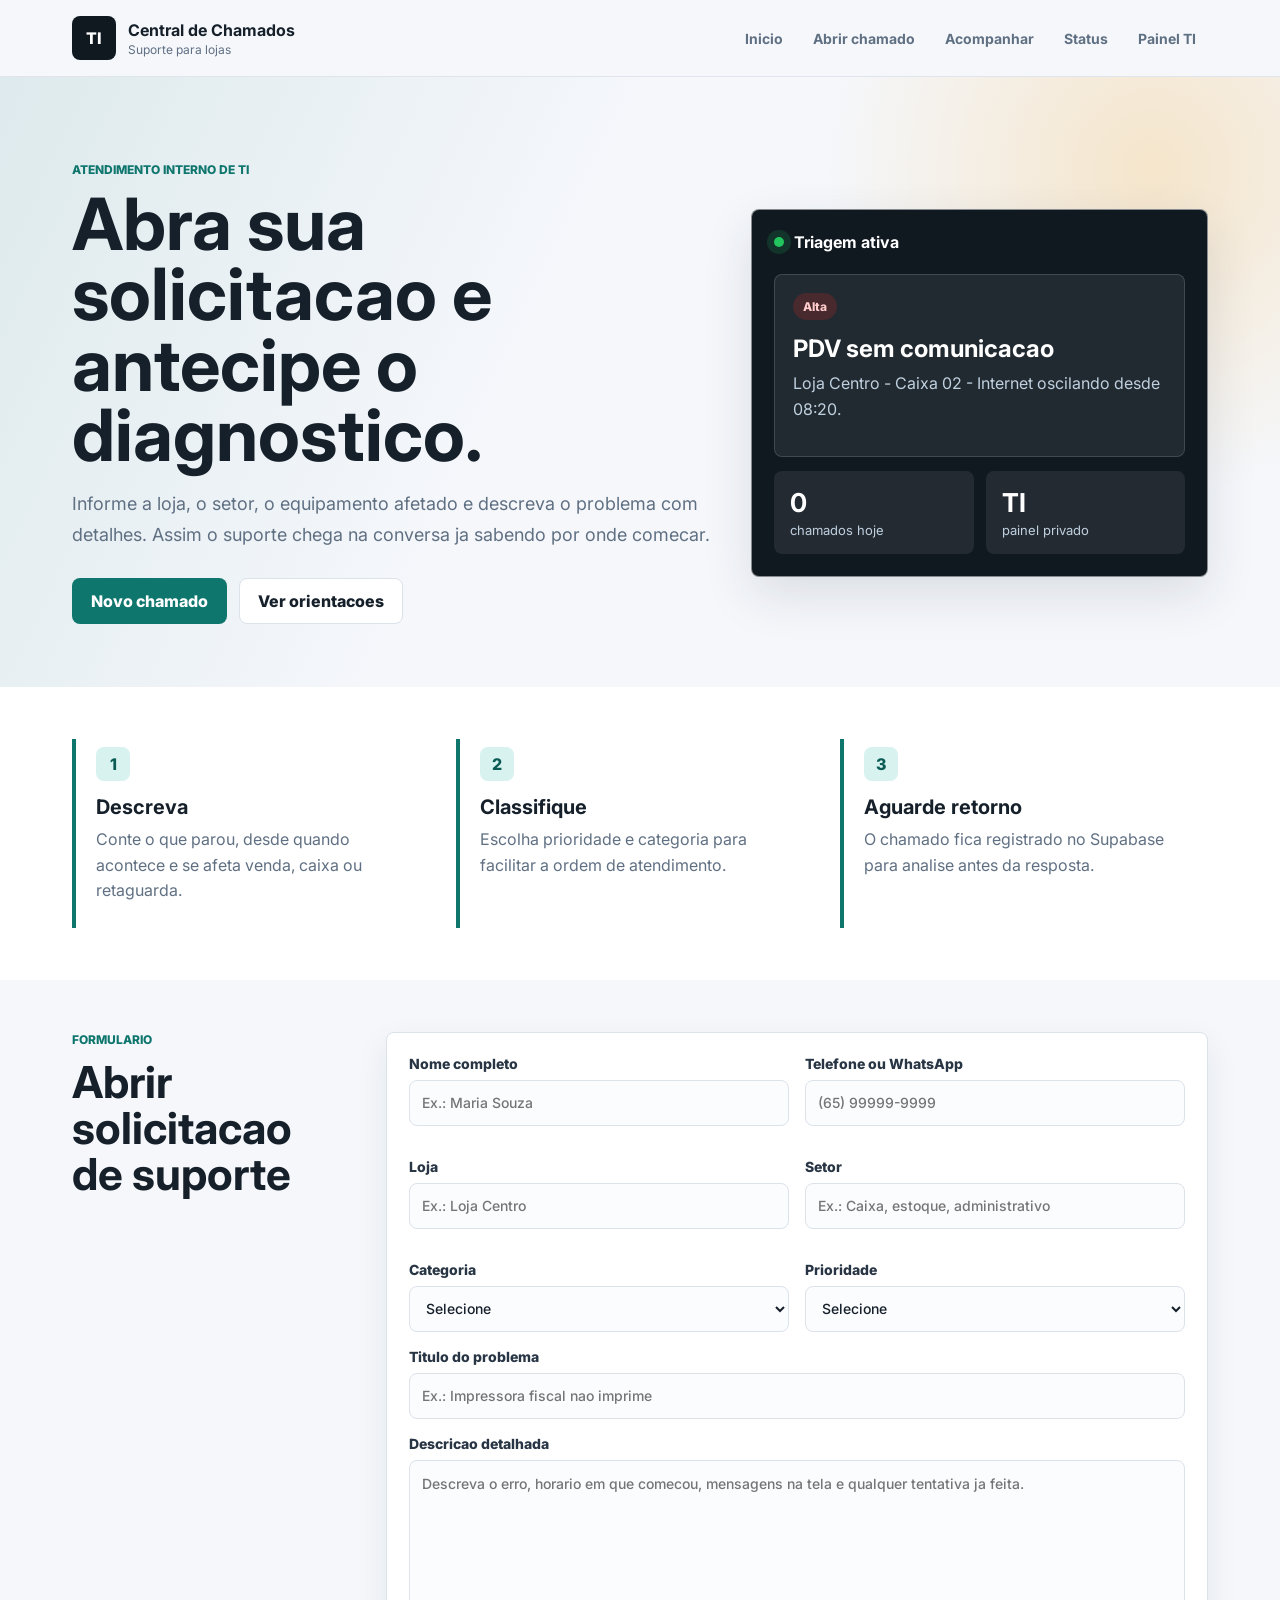
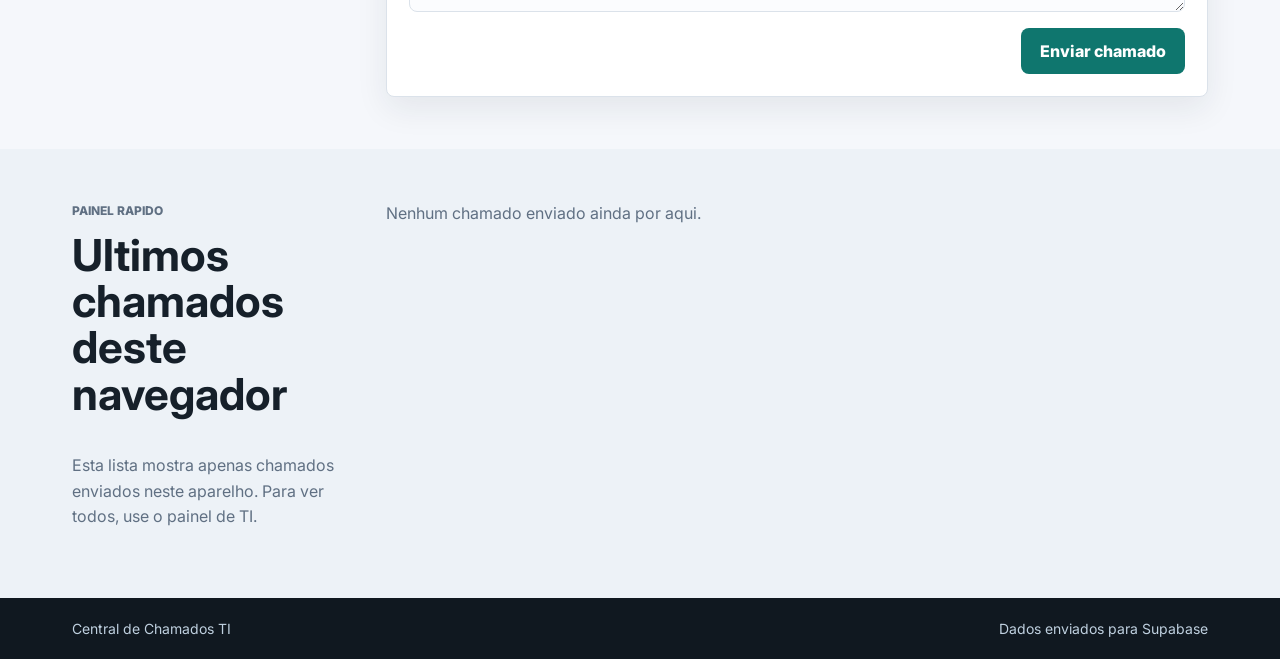
<file: index.html>
<!doctype html>
<html lang="pt-BR">
  <head>
    <meta charset="utf-8" />
    <meta name="viewport" content="width=device-width, initial-scale=1" />
    <title>Central de Chamados TI</title>
    <link rel="preconnect" href="https://fonts.googleapis.com" />
    <link rel="preconnect" href="https://fonts.gstatic.com" crossorigin />
    <link
      href="https://fonts.googleapis.com/css2?family=Inter:wght@400;500;600;700;800&display=swap"
      rel="stylesheet"
    />
    <link rel="stylesheet" href="styles.css" />
  </head>
  <body>
    <header class="topbar">
      <a class="brand" href="#inicio" aria-label="Central de Chamados TI">
        <span class="brand-mark">TI</span>
        <span>
          <strong>Central de Chamados</strong>
          <small>Suporte para lojas</small>
        </span>
      </a>

      <button class="menu-button" type="button" aria-label="Abrir menu" aria-expanded="false">
        <span></span>
        <span></span>
        <span></span>
      </button>

      <nav class="nav" aria-label="Menu principal">
        <a href="#inicio">Inicio</a>
        <a href="#chamado">Abrir chamado</a>
        <a href="#acompanhar">Acompanhar</a>
        <a href="#status">Status</a>
        <a href="admin.html">Painel TI</a>
      </nav>
    </header>

    <main>
      <section class="hero" id="inicio">
        <div class="hero-copy">
          <p class="eyebrow">Atendimento interno de TI</p>
          <h1>Abra sua solicitacao e antecipe o diagnostico.</h1>
          <p>
            Informe a loja, o setor, o equipamento afetado e descreva o problema
            com detalhes. Assim o suporte chega na conversa ja sabendo por onde
            comecar.
          </p>
          <div class="hero-actions">
            <a class="button primary" href="#chamado">Novo chamado</a>
            <a class="button ghost" href="#acompanhar">Ver orientacoes</a>
          </div>
        </div>

        <div class="support-panel" aria-label="Resumo da central">
          <div class="panel-header">
            <span class="pulse"></span>
            <strong>Triagem ativa</strong>
          </div>
          <div class="ticket-preview">
            <span class="ticket-tag urgent">Alta</span>
            <h2>PDV sem comunicacao</h2>
            <p>Loja Centro - Caixa 02 - Internet oscilando desde 08:20.</p>
          </div>
          <div class="panel-grid">
            <div>
              <strong id="todayCount">0</strong>
              <span>chamados hoje</span>
            </div>
            <div>
              <strong>TI</strong>
              <span>painel privado</span>
            </div>
          </div>
        </div>
      </section>

      <section class="workflow" id="acompanhar" aria-label="Como funciona">
        <article>
          <span>1</span>
          <h2>Descreva</h2>
          <p>Conte o que parou, desde quando acontece e se afeta venda, caixa ou retaguarda.</p>
        </article>
        <article>
          <span>2</span>
          <h2>Classifique</h2>
          <p>Escolha prioridade e categoria para facilitar a ordem de atendimento.</p>
        </article>
        <article>
          <span>3</span>
          <h2>Aguarde retorno</h2>
          <p>O chamado fica registrado no Supabase para analise antes da resposta.</p>
        </article>
      </section>

      <section class="ticket-section" id="chamado">
        <div class="section-heading">
          <p class="eyebrow">Formulario</p>
          <h2>Abrir solicitacao de suporte</h2>
        </div>

        <form class="ticket-form" id="ticketForm">
          <div class="form-grid">
            <label>
              Nome completo
              <input name="nome" type="text" autocomplete="name" placeholder="Ex.: Maria Souza" required />
            </label>

            <label>
              Telefone ou WhatsApp
              <input name="contato" type="tel" autocomplete="tel" placeholder="(65) 99999-9999" required />
            </label>

            <label>
              Loja
              <input name="loja" type="text" placeholder="Ex.: Loja Centro" required />
            </label>

            <label>
              Setor
              <input name="setor" type="text" placeholder="Ex.: Caixa, estoque, administrativo" required />
            </label>

            <label>
              Categoria
              <select name="categoria" required>
                <option value="">Selecione</option>
                <option>Computador</option>
                <option>Internet / rede</option>
                <option>Impressora</option>
                <option>Sistema</option>
                <option>PDV / caixa</option>
                <option>Outro</option>
              </select>
            </label>

            <label>
              Prioridade
              <select name="prioridade" required>
                <option value="">Selecione</option>
                <option>Baixa</option>
                <option>Media</option>
                <option>Alta</option>
                <option>Critica</option>
              </select>
            </label>
          </div>

          <label>
            Titulo do problema
            <input name="titulo" type="text" placeholder="Ex.: Impressora fiscal nao imprime" required />
          </label>

          <label>
            Descricao detalhada
            <textarea
              name="descricao"
              rows="6"
              placeholder="Descreva o erro, horario em que comecou, mensagens na tela e qualquer tentativa ja feita."
              required
            ></textarea>
          </label>

          <div class="form-footer">
            <p id="formMessage" role="status" aria-live="polite"></p>
            <button class="button primary" type="submit">Enviar chamado</button>
          </div>
        </form>
      </section>

      <section class="status-section" id="status">
        <div>
          <p class="eyebrow">Painel rapido</p>
          <h2>Ultimos chamados deste navegador</h2>
          <p>
            Esta lista mostra apenas chamados enviados neste aparelho. Para ver todos,
            use o painel de TI.
          </p>
        </div>
        <div class="ticket-list" id="ticketList">
          <p class="empty">Nenhum chamado enviado ainda por aqui.</p>
        </div>
      </section>
    </main>

    <footer>
      <span>Central de Chamados TI</span>
      <span>Dados enviados para Supabase</span>
    </footer>

    <script src="app.js"></script>
  </body>
</html>
</file>
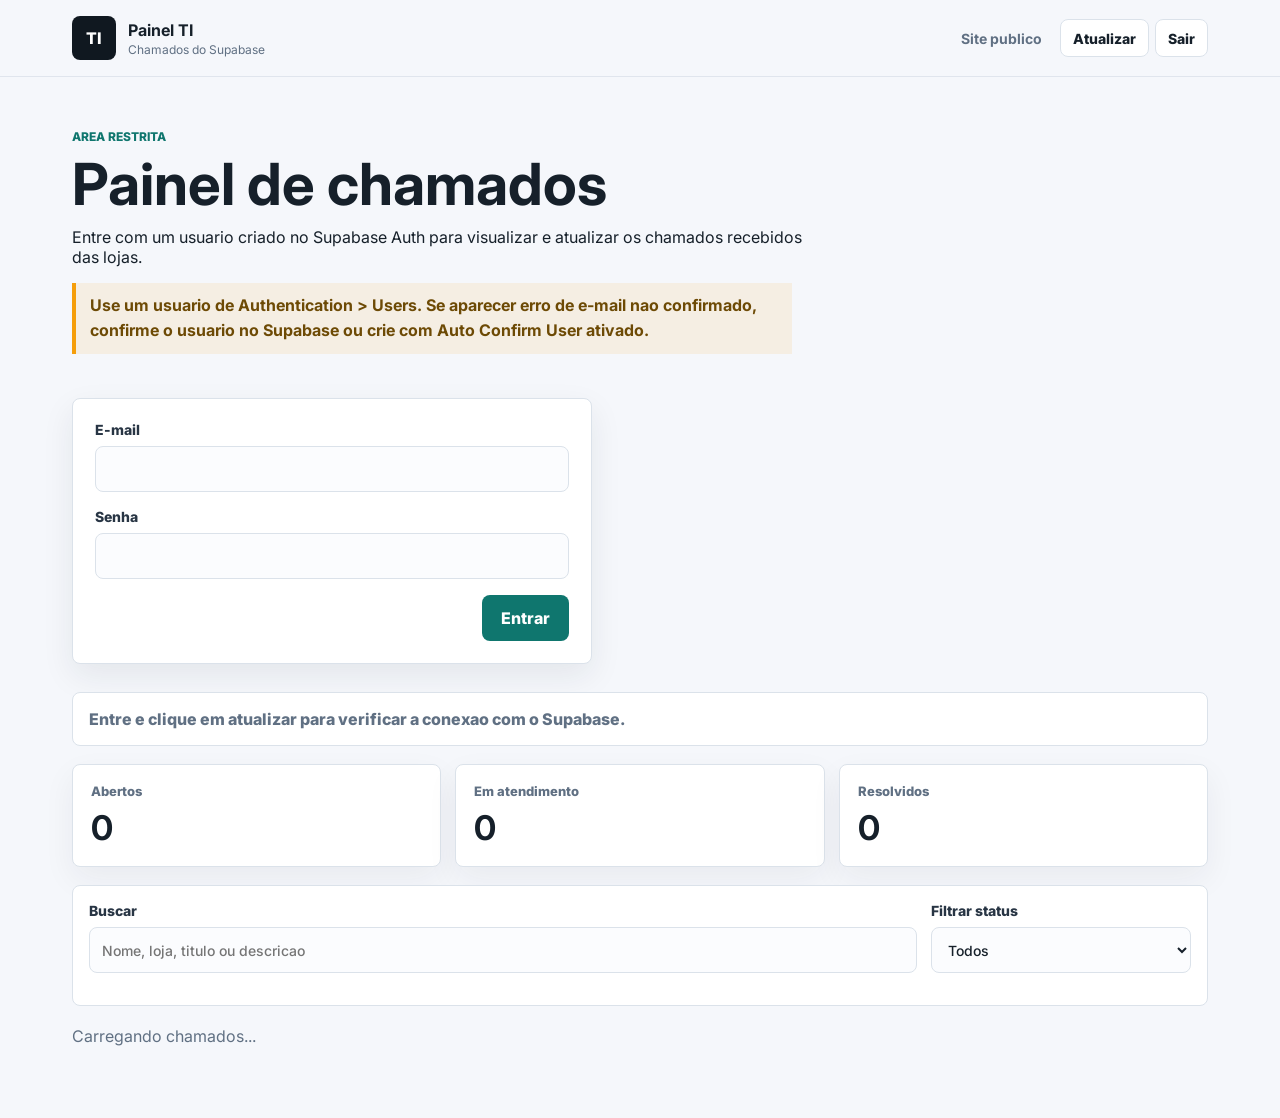
<file: admin.html>
<!doctype html>
<html lang="pt-BR">
  <head>
    <meta charset="utf-8" />
    <meta name="viewport" content="width=device-width, initial-scale=1" />
    <title>Painel TI - Chamados</title>
    <link rel="preconnect" href="https://fonts.googleapis.com" />
    <link rel="preconnect" href="https://fonts.gstatic.com" crossorigin />
    <link
      href="https://fonts.googleapis.com/css2?family=Inter:wght@400;500;600;700;800&display=swap"
      rel="stylesheet"
    />
    <link rel="stylesheet" href="styles.css" />
  </head>
  <body>
    <header class="topbar">
      <a class="brand" href="index.html" aria-label="Central de Chamados TI">
        <span class="brand-mark">TI</span>
        <span>
          <strong>Painel TI</strong>
          <small>Chamados do Supabase</small>
        </span>
      </a>

      <nav class="nav admin-nav" aria-label="Menu do painel">
        <a href="index.html">Site publico</a>
        <button class="button ghost small-button" type="button" id="refreshButton">Atualizar</button>
        <button class="button ghost small-button" type="button" id="logoutButton" hidden>Sair</button>
      </nav>
    </header>

    <main>
      <section class="admin-shell">
        <div class="section-heading">
          <p class="eyebrow">Area restrita</p>
          <h1>Painel de chamados</h1>
          <p>
            Entre com um usuario criado no Supabase Auth para visualizar e atualizar os chamados
            recebidos das lojas.
          </p>
          <p class="helper-note">
            Use um usuario de Authentication > Users. Se aparecer erro de e-mail nao confirmado,
            confirme o usuario no Supabase ou crie com Auto Confirm User ativado.
          </p>
        </div>

        <form class="ticket-form login-form" id="loginForm">
          <label>
            E-mail
            <input name="email" type="email" autocomplete="email" required />
          </label>
          <label>
            Senha
            <input name="password" type="password" autocomplete="current-password" required />
          </label>
          <div class="form-footer">
            <p id="loginMessage" role="status" aria-live="polite"></p>
            <button class="button primary" type="submit">Entrar</button>
          </div>
        </form>

        <section class="admin-board" id="adminBoard" hidden>
          <div class="diagnostic-box" id="diagnosticBox">
            Entre e clique em atualizar para verificar a conexao com o Supabase.
          </div>

          <div class="admin-stats">
            <article>
              <span>Abertos</span>
              <strong id="openCount">0</strong>
            </article>
            <article>
              <span>Em atendimento</span>
              <strong id="progressCount">0</strong>
            </article>
            <article>
              <span>Resolvidos</span>
              <strong id="doneCount">0</strong>
            </article>
          </div>

          <div class="admin-toolbar">
            <label>
              Buscar
              <input id="searchInput" type="search" placeholder="Nome, loja, titulo ou descricao" />
            </label>
            <label>
              Filtrar status
              <select id="statusFilter">
                <option value="">Todos</option>
                <option>Aberto</option>
                <option>Em atendimento</option>
                <option>Resolvido</option>
              </select>
            </label>
          </div>

          <div class="ticket-list admin-ticket-list" id="adminTicketList">
            <p class="empty">Carregando chamados...</p>
          </div>
        </section>
      </section>
    </main>

    <script src="admin.js"></script>
  </body>
</html>
</file>
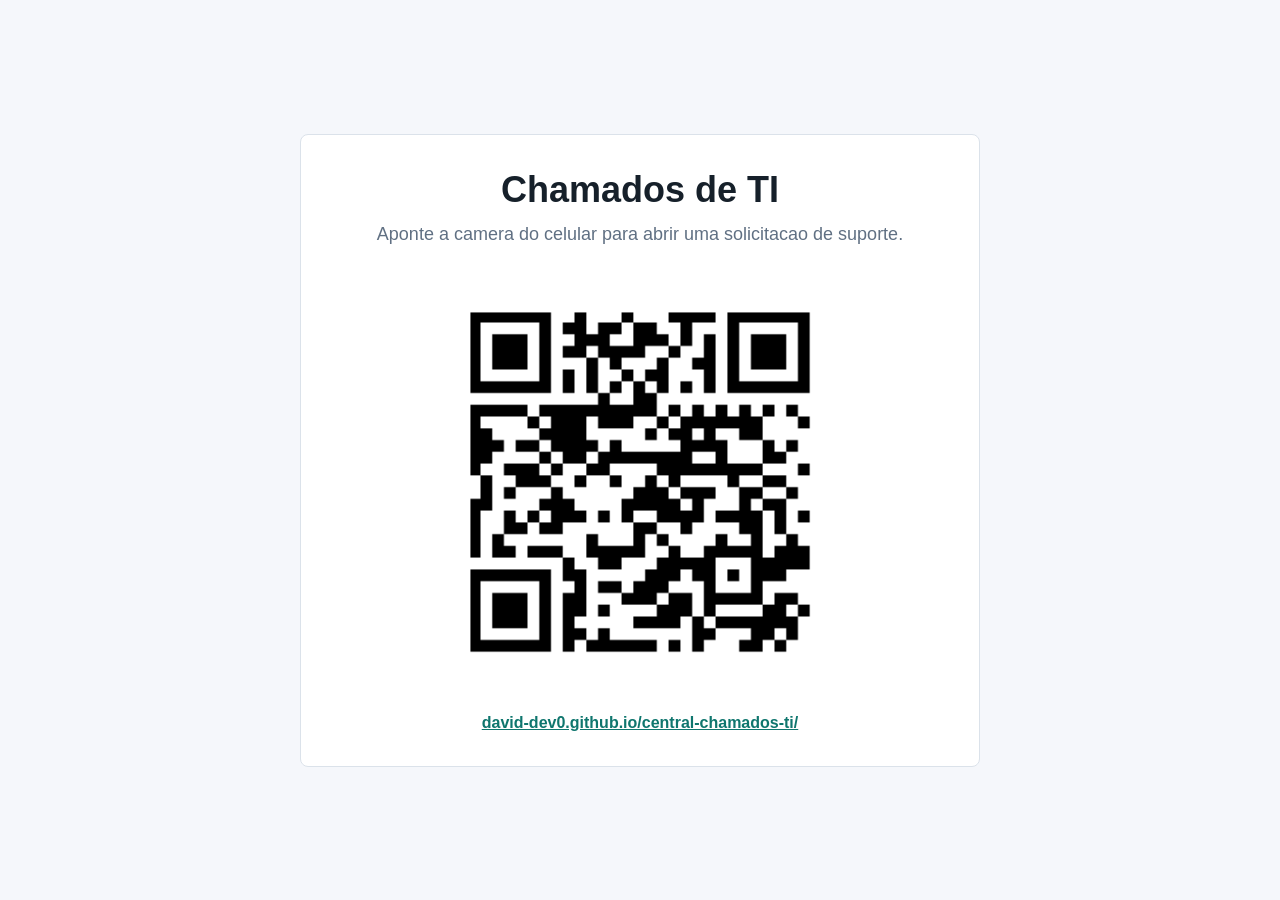
<file: qr-code.html>
<!doctype html>
<html lang="pt-BR">
  <head>
    <meta charset="utf-8" />
    <meta name="viewport" content="width=device-width, initial-scale=1" />
    <title>QR Code - Chamados TI</title>
    <style>
      * {
        box-sizing: border-box;
      }

      body {
        display: grid;
        min-height: 100vh;
        place-items: center;
        margin: 0;
        background: #f5f7fb;
        color: #16202a;
        font-family: Arial, sans-serif;
      }

      main {
        width: min(92vw, 680px);
        border: 1px solid #dbe2ea;
        border-radius: 8px;
        padding: 34px;
        background: #ffffff;
        text-align: center;
      }

      h1 {
        margin: 0 0 10px;
        font-size: 36px;
      }

      p {
        margin: 0 auto 24px;
        color: #607083;
        font-size: 18px;
        line-height: 1.5;
      }

      img {
        width: min(100%, 420px);
        height: auto;
      }

      a {
        display: block;
        margin-top: 18px;
        color: #0f766e;
        font-weight: 700;
        word-break: break-all;
      }

      @media print {
        body {
          background: #ffffff;
        }

        main {
          border: 0;
        }
      }
    </style>
  </head>
  <body>
    <main>
      <h1>Chamados de TI</h1>
      <p>Aponte a camera do celular para abrir uma solicitacao de suporte.</p>
      <img src="qr-code-chamados-ti.png" alt="QR Code para abrir chamados de TI" />
      <a href="https://david-dev0.github.io/central-chamados-ti/">
        david-dev0.github.io/central-chamados-ti/
      </a>
    </main>
  </body>
</html>
</file>
<file: styles.css>
:root {
  --bg: #f5f7fb;
  --surface: #ffffff;
  --surface-strong: #101820;
  --text: #16202a;
  --muted: #607083;
  --line: #dbe2ea;
  --primary: #0f766e;
  --primary-dark: #0b5c55;
  --accent: #f59e0b;
  --danger: #dc2626;
  --shadow: 0 18px 50px rgba(31, 42, 55, 0.12);
}

* {
  box-sizing: border-box;
}

html {
  scroll-behavior: smooth;
}

body {
  margin: 0;
  font-family: Inter, Arial, sans-serif;
  color: var(--text);
  background: var(--bg);
}

a {
  color: inherit;
  text-decoration: none;
}

.topbar {
  position: sticky;
  top: 0;
  z-index: 10;
  display: flex;
  align-items: center;
  justify-content: space-between;
  gap: 24px;
  padding: 16px min(6vw, 72px);
  border-bottom: 1px solid rgba(219, 226, 234, 0.8);
  background: rgba(245, 247, 251, 0.92);
  backdrop-filter: blur(14px);
}

.brand {
  display: inline-flex;
  align-items: center;
  gap: 12px;
}

.brand-mark {
  display: grid;
  width: 44px;
  height: 44px;
  place-items: center;
  border-radius: 8px;
  background: var(--surface-strong);
  color: #fff;
  font-weight: 800;
}

.brand strong,
.brand small {
  display: block;
}

.brand small {
  margin-top: 2px;
  color: var(--muted);
  font-size: 12px;
}

.nav {
  display: flex;
  align-items: center;
  gap: 6px;
}

.nav a {
  border-radius: 8px;
  padding: 10px 12px;
  color: var(--muted);
  font-weight: 700;
  font-size: 14px;
}

.nav a:hover {
  background: #e8eef5;
  color: var(--text);
}

.menu-button {
  display: none;
  width: 42px;
  height: 42px;
  border: 1px solid var(--line);
  border-radius: 8px;
  background: var(--surface);
}

.menu-button span {
  display: block;
  width: 18px;
  height: 2px;
  margin: 4px auto;
  background: var(--text);
}

main {
  overflow: hidden;
}

.hero {
  display: grid;
  grid-template-columns: minmax(0, 1.05fr) minmax(320px, 0.75fr);
  gap: 40px;
  align-items: center;
  min-height: 610px;
  padding: 64px min(6vw, 72px) 42px;
  background:
    linear-gradient(115deg, rgba(15, 118, 110, 0.10), transparent 42%),
    radial-gradient(circle at 90% 15%, rgba(245, 158, 11, 0.20), transparent 26%);
}

.hero-copy {
  max-width: 760px;
}

.eyebrow {
  margin: 0 0 12px;
  color: var(--primary);
  font-weight: 800;
  text-transform: uppercase;
  font-size: 12px;
  letter-spacing: 0;
}

h1,
h2,
p {
  margin-top: 0;
}

h1 {
  max-width: 820px;
  margin-bottom: 18px;
  font-size: clamp(42px, 6vw, 72px);
  line-height: 0.98;
  letter-spacing: 0;
}

.hero-copy > p:not(.eyebrow) {
  max-width: 660px;
  color: var(--muted);
  font-size: 18px;
  line-height: 1.7;
}

.hero-actions {
  display: flex;
  flex-wrap: wrap;
  gap: 12px;
  margin-top: 28px;
}

.button {
  display: inline-flex;
  min-height: 46px;
  align-items: center;
  justify-content: center;
  border: 1px solid transparent;
  border-radius: 8px;
  padding: 0 18px;
  font: inherit;
  font-weight: 800;
  cursor: pointer;
  transition: transform 0.2s ease, background 0.2s ease, border-color 0.2s ease;
}

.button:hover {
  transform: translateY(-1px);
}

.button.primary {
  background: var(--primary);
  color: #fff;
}

.button.primary:hover {
  background: var(--primary-dark);
}

.button.ghost {
  border-color: var(--line);
  background: var(--surface);
  color: var(--text);
}

.small-button {
  min-height: 38px;
  padding: 0 12px;
  font-size: 14px;
}

.support-panel {
  border: 1px solid rgba(255, 255, 255, 0.5);
  border-radius: 8px;
  padding: 22px;
  background: var(--surface-strong);
  color: #fff;
  box-shadow: var(--shadow);
}

.panel-header {
  display: flex;
  align-items: center;
  gap: 10px;
  margin-bottom: 22px;
}

.pulse {
  width: 10px;
  height: 10px;
  border-radius: 50%;
  background: #22c55e;
  box-shadow: 0 0 0 7px rgba(34, 197, 94, 0.16);
}

.ticket-preview {
  border: 1px solid rgba(255, 255, 255, 0.14);
  border-radius: 8px;
  padding: 18px;
  background: rgba(255, 255, 255, 0.08);
}

.ticket-preview h2 {
  margin: 14px 0 8px;
  font-size: 24px;
}

.ticket-preview p {
  color: #bfd0df;
  line-height: 1.6;
}

.ticket-tag {
  display: inline-flex;
  border-radius: 999px;
  padding: 6px 10px;
  background: rgba(255, 255, 255, 0.12);
  font-size: 12px;
  font-weight: 800;
}

.ticket-tag.urgent {
  background: rgba(220, 38, 38, 0.2);
  color: #fecaca;
}

.panel-grid {
  display: grid;
  grid-template-columns: repeat(2, 1fr);
  gap: 12px;
  margin-top: 14px;
}

.panel-grid div {
  border-radius: 8px;
  padding: 16px;
  background: rgba(255, 255, 255, 0.08);
}

.panel-grid strong,
.panel-grid span {
  display: block;
}

.panel-grid strong {
  font-size: 26px;
}

.panel-grid span {
  margin-top: 4px;
  color: #bfd0df;
  font-size: 13px;
}

.workflow,
.ticket-section,
.status-section {
  padding: 52px min(6vw, 72px);
}

.workflow {
  display: grid;
  grid-template-columns: repeat(3, minmax(0, 1fr));
  gap: 16px;
  background: var(--surface);
}

.workflow article {
  border-left: 4px solid var(--primary);
  padding: 8px 20px;
}

.workflow span {
  display: inline-grid;
  width: 34px;
  height: 34px;
  place-items: center;
  border-radius: 8px;
  background: #d7f2ef;
  color: var(--primary-dark);
  font-weight: 800;
}

.workflow h2 {
  margin: 14px 0 8px;
  font-size: 20px;
}

.workflow p,
.status-section p,
.ticket-list p,
.helper-note {
  color: var(--muted);
  line-height: 1.6;
}

.helper-note {
  max-width: 720px;
  border-left: 4px solid var(--accent);
  padding: 10px 14px;
  background: rgba(245, 158, 11, 0.1);
  color: #6d4a05;
  font-weight: 700;
}

.ticket-section {
  display: grid;
  grid-template-columns: minmax(220px, 0.34fr) minmax(0, 1fr);
  gap: 34px;
  align-items: start;
}

.section-heading h2,
.status-section h2 {
  font-size: clamp(28px, 4vw, 44px);
  line-height: 1.05;
}

.ticket-form {
  border: 1px solid var(--line);
  border-radius: 8px;
  padding: 22px;
  background: var(--surface);
  box-shadow: 0 12px 32px rgba(31, 42, 55, 0.08);
}

.form-grid {
  display: grid;
  grid-template-columns: repeat(2, minmax(0, 1fr));
  gap: 16px;
}

label {
  display: grid;
  gap: 8px;
  margin-bottom: 16px;
  color: #283544;
  font-size: 14px;
  font-weight: 800;
}

input,
select,
textarea {
  width: 100%;
  border: 1px solid var(--line);
  border-radius: 8px;
  background: #fbfcfe;
  color: var(--text);
  font: inherit;
  font-weight: 500;
  outline: none;
}

input,
select {
  height: 46px;
  padding: 0 12px;
}

textarea {
  min-height: 138px;
  resize: vertical;
  padding: 12px;
  line-height: 1.5;
}

input:focus,
select:focus,
textarea:focus {
  border-color: var(--primary);
  box-shadow: 0 0 0 4px rgba(15, 118, 110, 0.12);
}

.form-footer {
  display: flex;
  align-items: center;
  justify-content: space-between;
  gap: 18px;
  margin-top: 8px;
}

#formMessage {
  min-height: 24px;
  margin: 0;
  color: var(--muted);
  font-weight: 700;
}

#formMessage.success {
  color: var(--primary-dark);
}

#formMessage.error {
  color: var(--danger);
}

.status-section {
  display: grid;
  grid-template-columns: minmax(220px, 0.34fr) minmax(0, 1fr);
  gap: 34px;
  background: #edf2f7;
}

.ticket-list {
  display: grid;
  gap: 12px;
}

.admin-shell {
  display: grid;
  gap: 28px;
  padding: 52px min(6vw, 72px);
}

.admin-shell .section-heading {
  max-width: 760px;
}

.admin-shell h1 {
  margin-bottom: 14px;
  font-size: clamp(36px, 5vw, 58px);
}

.login-form {
  max-width: 520px;
}

.admin-board {
  display: grid;
  gap: 18px;
}

.diagnostic-box {
  border: 1px solid var(--line);
  border-radius: 8px;
  padding: 14px 16px;
  background: var(--surface);
  color: var(--muted);
  font-weight: 800;
  line-height: 1.5;
}

.diagnostic-box.success {
  border-color: rgba(15, 118, 110, 0.28);
  background: rgba(15, 118, 110, 0.08);
  color: var(--primary-dark);
}

.diagnostic-box.warning {
  border-color: rgba(245, 158, 11, 0.34);
  background: rgba(245, 158, 11, 0.1);
  color: #6d4a05;
}

.diagnostic-box.error {
  border-color: rgba(220, 38, 38, 0.26);
  background: rgba(220, 38, 38, 0.08);
  color: var(--danger);
}

.admin-stats,
.admin-toolbar {
  display: grid;
  grid-template-columns: repeat(3, minmax(0, 1fr));
  gap: 14px;
}

.admin-stats article {
  border: 1px solid var(--line);
  border-radius: 8px;
  padding: 18px;
  background: var(--surface);
  box-shadow: 0 12px 32px rgba(31, 42, 55, 0.06);
}

.admin-stats span,
.admin-stats strong {
  display: block;
}

.admin-stats span {
  color: var(--muted);
  font-size: 13px;
  font-weight: 800;
}

.admin-stats strong {
  margin-top: 8px;
  font-size: 34px;
}

.admin-toolbar {
  grid-template-columns: minmax(0, 1fr) minmax(180px, 260px);
  align-items: end;
  border: 1px solid var(--line);
  border-radius: 8px;
  padding: 16px;
  background: var(--surface);
}

.admin-ticket header {
  align-items: start;
}

.admin-ticket header select {
  max-width: 190px;
}

.ticket-item {
  border: 1px solid var(--line);
  border-radius: 8px;
  padding: 16px;
  background: var(--surface);
}

.ticket-item header {
  display: flex;
  justify-content: space-between;
  gap: 12px;
  margin-bottom: 8px;
}

.ticket-item h3 {
  margin: 0;
  font-size: 18px;
}

.ticket-item small {
  color: var(--muted);
  font-weight: 700;
}

.ticket-meta {
  display: flex;
  flex-wrap: wrap;
  gap: 8px;
  margin-top: 12px;
}

.ticket-meta span {
  border-radius: 999px;
  padding: 6px 10px;
  background: #edf2f7;
  color: #405166;
  font-size: 12px;
  font-weight: 800;
}

footer {
  display: flex;
  justify-content: space-between;
  gap: 16px;
  padding: 22px min(6vw, 72px);
  background: var(--surface-strong);
  color: #bfd0df;
  font-size: 14px;
}

@media (max-width: 860px) {
  .topbar {
    align-items: flex-start;
  }

  .menu-button {
    display: block;
  }

  .nav {
    position: absolute;
    top: 74px;
    right: min(6vw, 72px);
    left: min(6vw, 72px);
    display: none;
    flex-direction: column;
    align-items: stretch;
    border: 1px solid var(--line);
    border-radius: 8px;
    padding: 8px;
    background: var(--surface);
    box-shadow: var(--shadow);
  }

  .nav.open {
    display: flex;
  }

  .admin-nav {
    position: static;
    display: flex;
    flex-direction: row;
    flex-wrap: wrap;
    border: 0;
    padding: 0;
    background: transparent;
    box-shadow: none;
  }

  .hero,
  .ticket-section,
  .status-section {
    grid-template-columns: 1fr;
  }

  .hero {
    min-height: auto;
    padding-top: 42px;
  }

  .workflow {
    grid-template-columns: 1fr;
  }

  .admin-stats,
  .admin-toolbar {
    grid-template-columns: 1fr;
  }
}

@media (max-width: 620px) {
  .form-grid,
  .panel-grid {
    grid-template-columns: 1fr;
  }

  .form-footer,
  footer,
  .ticket-item header {
    flex-direction: column;
    align-items: stretch;
  }

  .button {
    width: 100%;
  }
}
</file>
